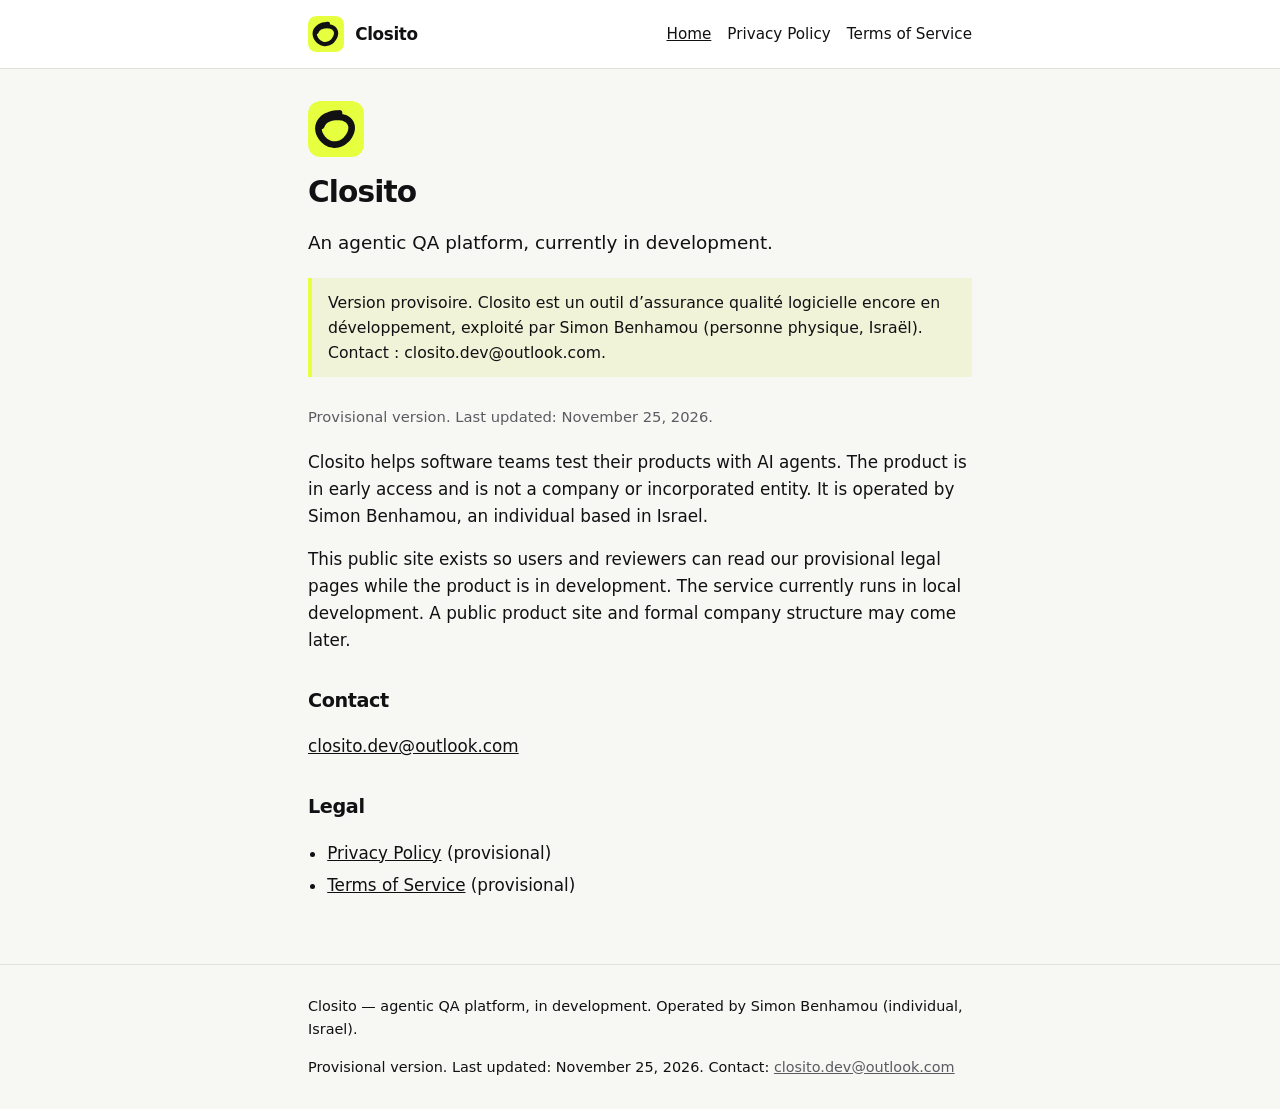
<file: index.html>
<!DOCTYPE html>
<html lang="en">
<head>
  <meta charset="utf-8">
  <meta name="viewport" content="width=device-width, initial-scale=1">
  <title>Closito — agentic QA platform</title>
  <meta name="description" content="Closito is an agentic QA platform in development. Provisional public information, privacy policy, and terms of service.">
  <link rel="icon" href="favicon.svg" type="image/svg+xml">
  <link rel="stylesheet" href="styles.css">
</head>
<body>
  <header>
    <div class="bar">
      <a class="brand" href="index.html">
        <img src="favicon.svg" width="36" height="36" alt="">
        Closito
      </a>
      <nav>
        <a href="index.html" aria-current="page">Home</a>
        <a href="privacy.html">Privacy Policy</a>
        <a href="terms.html">Terms of Service</a>
      </nav>
    </div>
  </header>
  <main>
    <img class="hero-logo" src="favicon.svg" width="56" height="56" alt="Closito logo">
    <h1>Closito</h1>
    <p class="lede">An agentic QA platform, currently in development.</p>
    <p class="note">Version provisoire. Closito est un outil d’assurance qualité logicielle encore en développement, exploité par Simon Benhamou (personne physique, Israël). Contact : closito.dev@outlook.com.</p>
    <p class="meta">Provisional version. Last updated: November 25, 2026.</p>
    <p>Closito helps software teams test their products with AI agents. The product is in early access and is not a company or incorporated entity. It is operated by Simon Benhamou, an individual based in Israel.</p>
    <p>This public site exists so users and reviewers can read our provisional legal pages while the product is in development. The service currently runs in local development. A public product site and formal company structure may come later.</p>
    <h2>Contact</h2>
    <p><a href="mailto:closito.dev@outlook.com">closito.dev@outlook.com</a></p>
    <h2>Legal</h2>
    <ul>
      <li><a href="privacy.html">Privacy Policy</a> (provisional)</li>
      <li><a href="terms.html">Terms of Service</a> (provisional)</li>
    </ul>

  </main>
  <footer>
    <div class="inner">
      <p>Closito — agentic QA platform, in development. Operated by Simon Benhamou (individual, Israel).</p>
      <p>Provisional version. Last updated: November 25, 2026. Contact: <a href="mailto:closito.dev@outlook.com">closito.dev@outlook.com</a></p>
    </div>
  </footer>
</body>
</html>
</file>
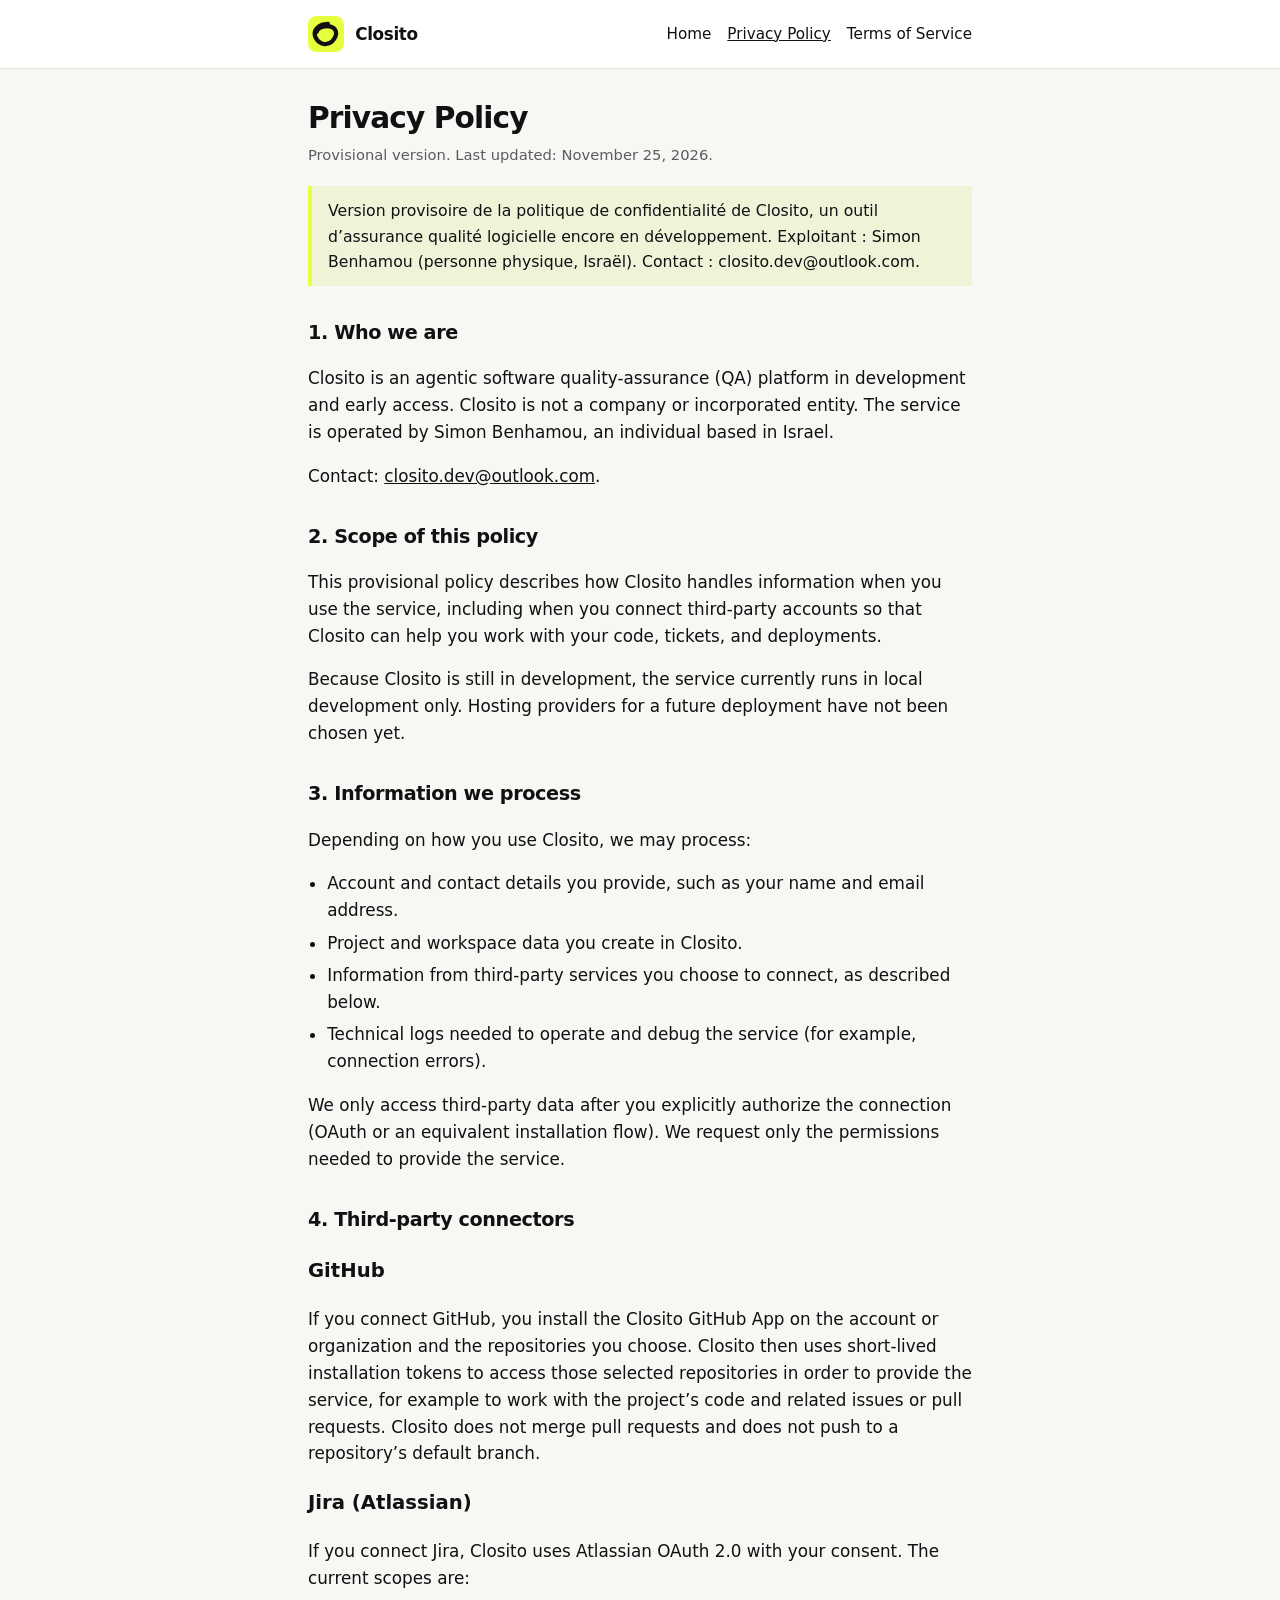
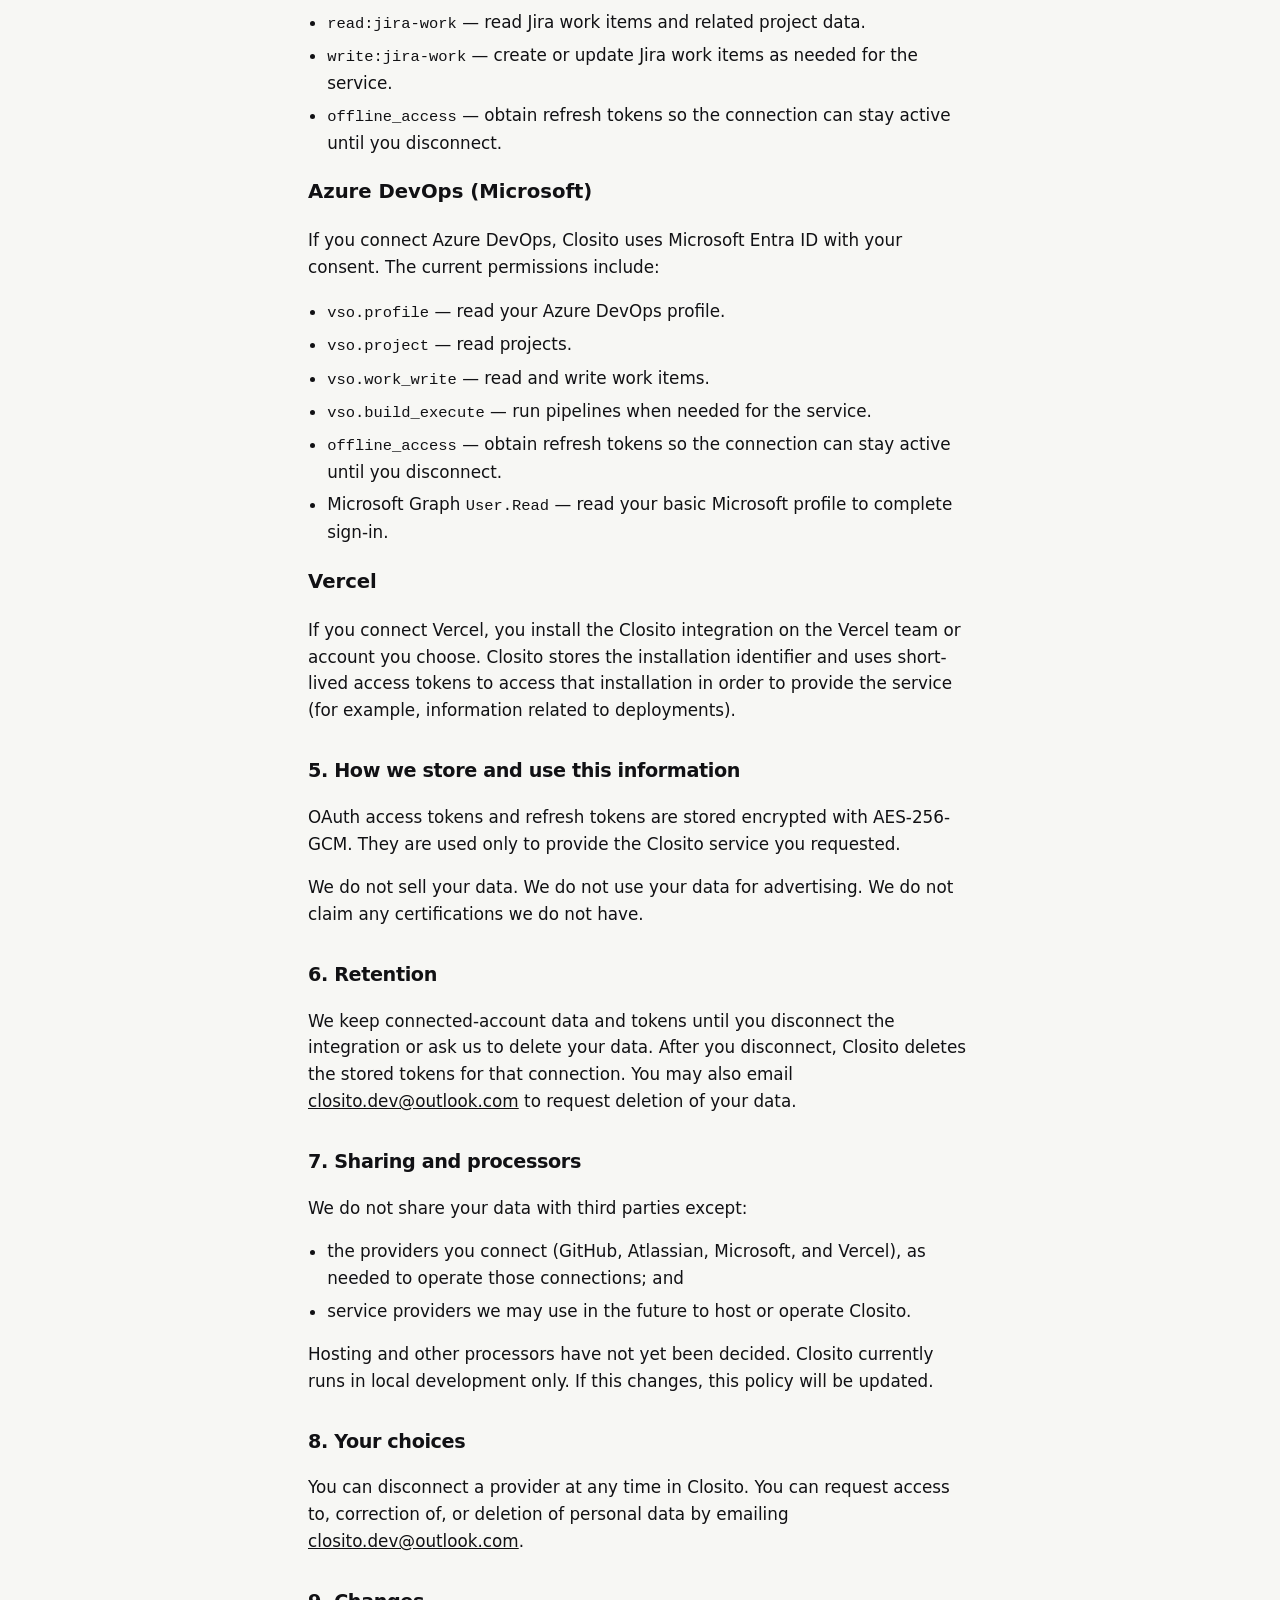
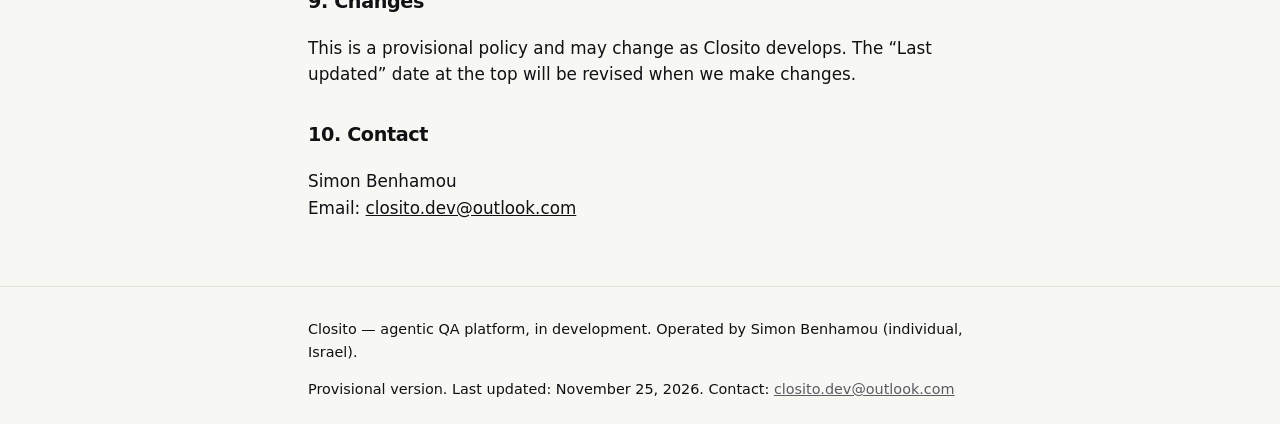
<file: privacy.html>
<!DOCTYPE html>
<html lang="en">
<head>
  <meta charset="utf-8">
  <meta name="viewport" content="width=device-width, initial-scale=1">
  <title>Privacy Policy — Closito</title>
  <meta name="description" content="Closito is an agentic QA platform in development. Provisional public information, privacy policy, and terms of service.">
  <link rel="icon" href="favicon.svg" type="image/svg+xml">
  <link rel="stylesheet" href="styles.css">
</head>
<body>
  <header>
    <div class="bar">
      <a class="brand" href="index.html">
        <img src="favicon.svg" width="36" height="36" alt="">
        Closito
      </a>
      <nav>
        <a href="index.html">Home</a>
        <a href="privacy.html" aria-current="page">Privacy Policy</a>
        <a href="terms.html">Terms of Service</a>
      </nav>
    </div>
  </header>
  <main>
    <h1>Privacy Policy</h1>
    <p class="meta">Provisional version. Last updated: November 25, 2026.</p>
    <p class="note">Version provisoire de la politique de confidentialité de Closito, un outil d’assurance qualité logicielle encore en développement. Exploitant : Simon Benhamou (personne physique, Israël). Contact : closito.dev@outlook.com.</p>

    <h2>1. Who we are</h2>
    <p>Closito is an agentic software quality-assurance (QA) platform in development and early access. Closito is not a company or incorporated entity. The service is operated by Simon Benhamou, an individual based in Israel.</p>
    <p>Contact: <a href="mailto:closito.dev@outlook.com">closito.dev@outlook.com</a>.</p>

    <h2>2. Scope of this policy</h2>
    <p>This provisional policy describes how Closito handles information when you use the service, including when you connect third-party accounts so that Closito can help you work with your code, tickets, and deployments.</p>
    <p>Because Closito is still in development, the service currently runs in local development only. Hosting providers for a future deployment have not been chosen yet.</p>

    <h2>3. Information we process</h2>
    <p>Depending on how you use Closito, we may process:</p>
    <ul>
      <li>Account and contact details you provide, such as your name and email address.</li>
      <li>Project and workspace data you create in Closito.</li>
      <li>Information from third-party services you choose to connect, as described below.</li>
      <li>Technical logs needed to operate and debug the service (for example, connection errors).</li>
    </ul>
    <p>We only access third-party data after you explicitly authorize the connection (OAuth or an equivalent installation flow). We request only the permissions needed to provide the service.</p>

    <h2>4. Third-party connectors</h2>
    <h3>GitHub</h3>
    <p>If you connect GitHub, you install the Closito GitHub App on the account or organization and the repositories you choose. Closito then uses short-lived installation tokens to access those selected repositories in order to provide the service, for example to work with the project’s code and related issues or pull requests. Closito does not merge pull requests and does not push to a repository’s default branch.</p>
    <h3>Jira (Atlassian)</h3>
    <p>If you connect Jira, Closito uses Atlassian OAuth 2.0 with your consent. The current scopes are:</p>
    <ul>
      <li><code>read:jira-work</code> — read Jira work items and related project data.</li>
      <li><code>write:jira-work</code> — create or update Jira work items as needed for the service.</li>
      <li><code>offline_access</code> — obtain refresh tokens so the connection can stay active until you disconnect.</li>
    </ul>
    <h3>Azure DevOps (Microsoft)</h3>
    <p>If you connect Azure DevOps, Closito uses Microsoft Entra ID with your consent. The current permissions include:</p>
    <ul>
      <li><code>vso.profile</code> — read your Azure DevOps profile.</li>
      <li><code>vso.project</code> — read projects.</li>
      <li><code>vso.work_write</code> — read and write work items.</li>
      <li><code>vso.build_execute</code> — run pipelines when needed for the service.</li>
      <li><code>offline_access</code> — obtain refresh tokens so the connection can stay active until you disconnect.</li>
      <li>Microsoft Graph <code>User.Read</code> — read your basic Microsoft profile to complete sign-in.</li>
    </ul>
    <h3>Vercel</h3>
    <p>If you connect Vercel, you install the Closito integration on the Vercel team or account you choose. Closito stores the installation identifier and uses short-lived access tokens to access that installation in order to provide the service (for example, information related to deployments).</p>

    <h2>5. How we store and use this information</h2>
    <p>OAuth access tokens and refresh tokens are stored encrypted with AES-256-GCM. They are used only to provide the Closito service you requested.</p>
    <p>We do not sell your data. We do not use your data for advertising. We do not claim any certifications we do not have.</p>

    <h2>6. Retention</h2>
    <p>We keep connected-account data and tokens until you disconnect the integration or ask us to delete your data. After you disconnect, Closito deletes the stored tokens for that connection. You may also email <a href="mailto:closito.dev@outlook.com">closito.dev@outlook.com</a> to request deletion of your data.</p>

    <h2>7. Sharing and processors</h2>
    <p>We do not share your data with third parties except:</p>
    <ul>
      <li>the providers you connect (GitHub, Atlassian, Microsoft, and Vercel), as needed to operate those connections; and</li>
      <li>service providers we may use in the future to host or operate Closito.</li>
    </ul>
    <p>Hosting and other processors have not yet been decided. Closito currently runs in local development only. If this changes, this policy will be updated.</p>

    <h2>8. Your choices</h2>
    <p>You can disconnect a provider at any time in Closito. You can request access to, correction of, or deletion of personal data by emailing <a href="mailto:closito.dev@outlook.com">closito.dev@outlook.com</a>.</p>

    <h2>9. Changes</h2>
    <p>This is a provisional policy and may change as Closito develops. The “Last updated” date at the top will be revised when we make changes.</p>

    <h2>10. Contact</h2>
    <p>Simon Benhamou<br>Email: <a href="mailto:closito.dev@outlook.com">closito.dev@outlook.com</a></p>

  </main>
  <footer>
    <div class="inner">
      <p>Closito — agentic QA platform, in development. Operated by Simon Benhamou (individual, Israel).</p>
      <p>Provisional version. Last updated: November 25, 2026. Contact: <a href="mailto:closito.dev@outlook.com">closito.dev@outlook.com</a></p>
    </div>
  </footer>
</body>
</html>
</file>
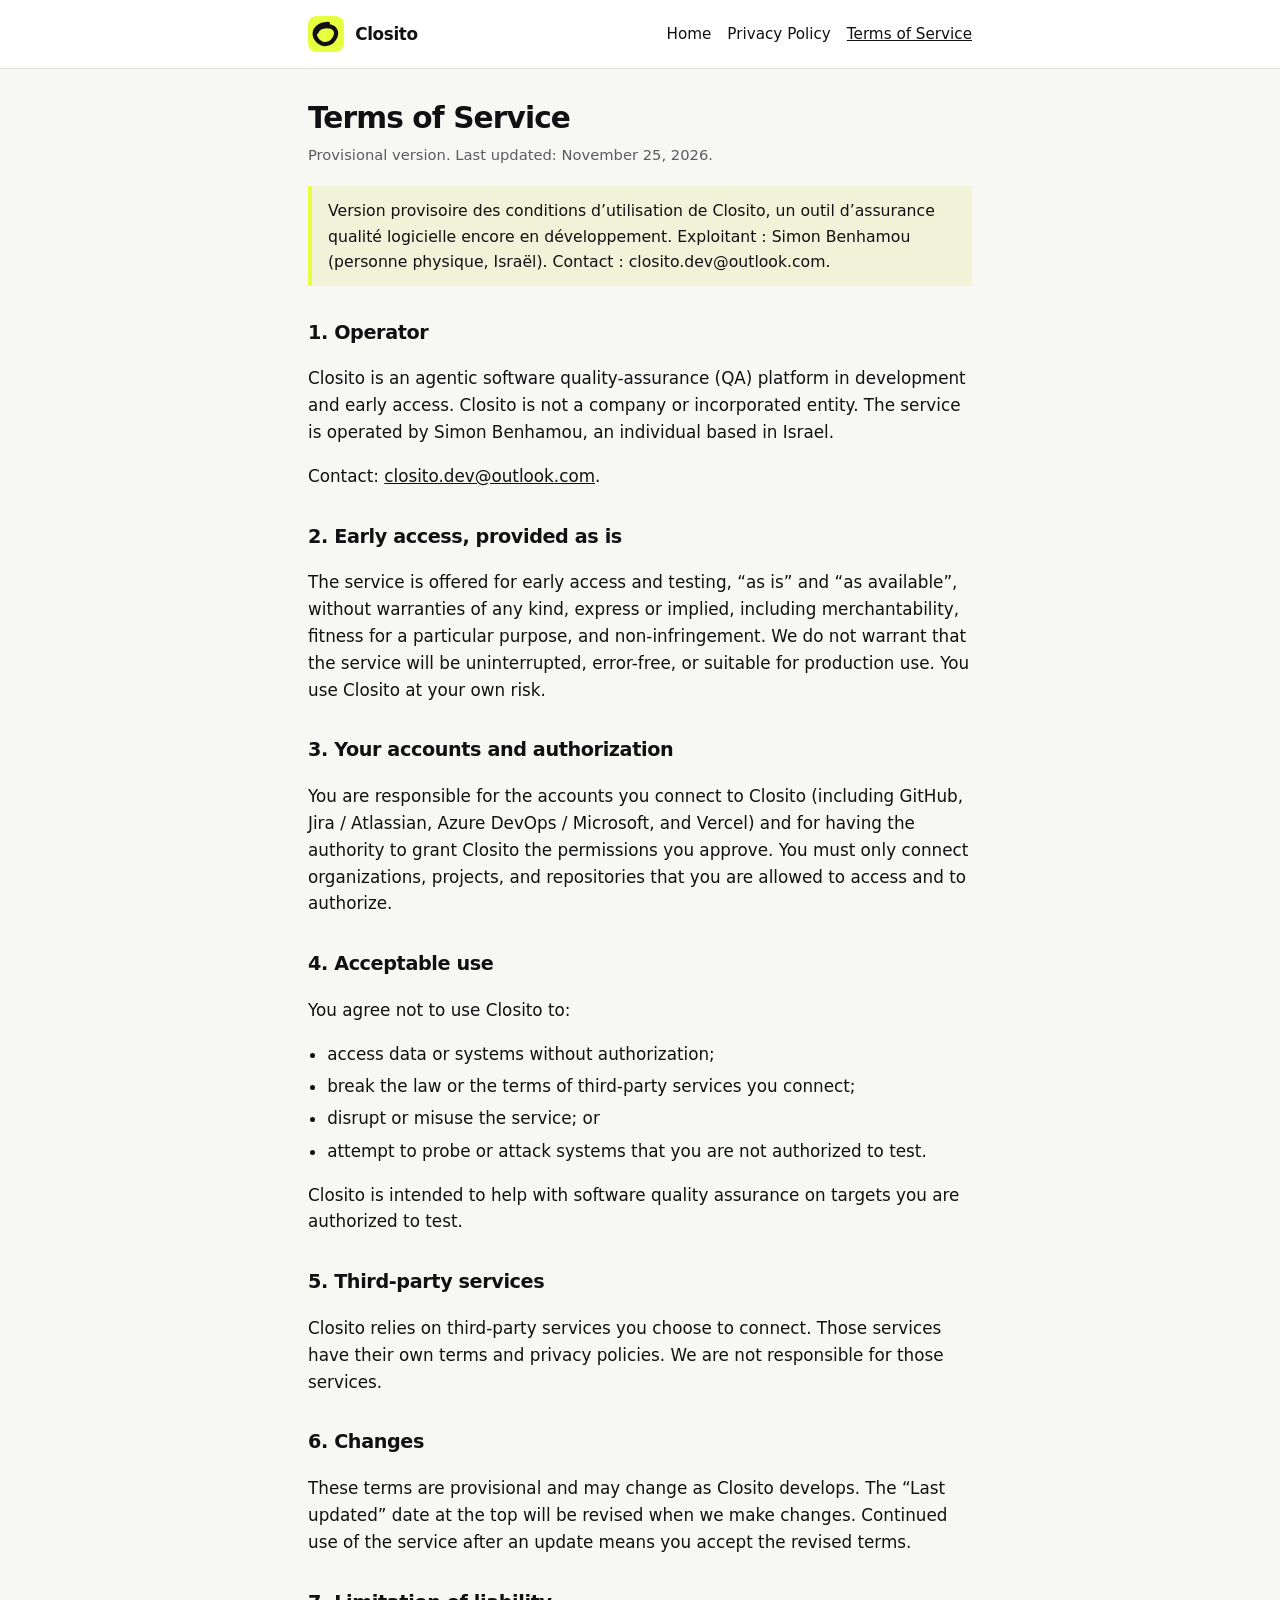
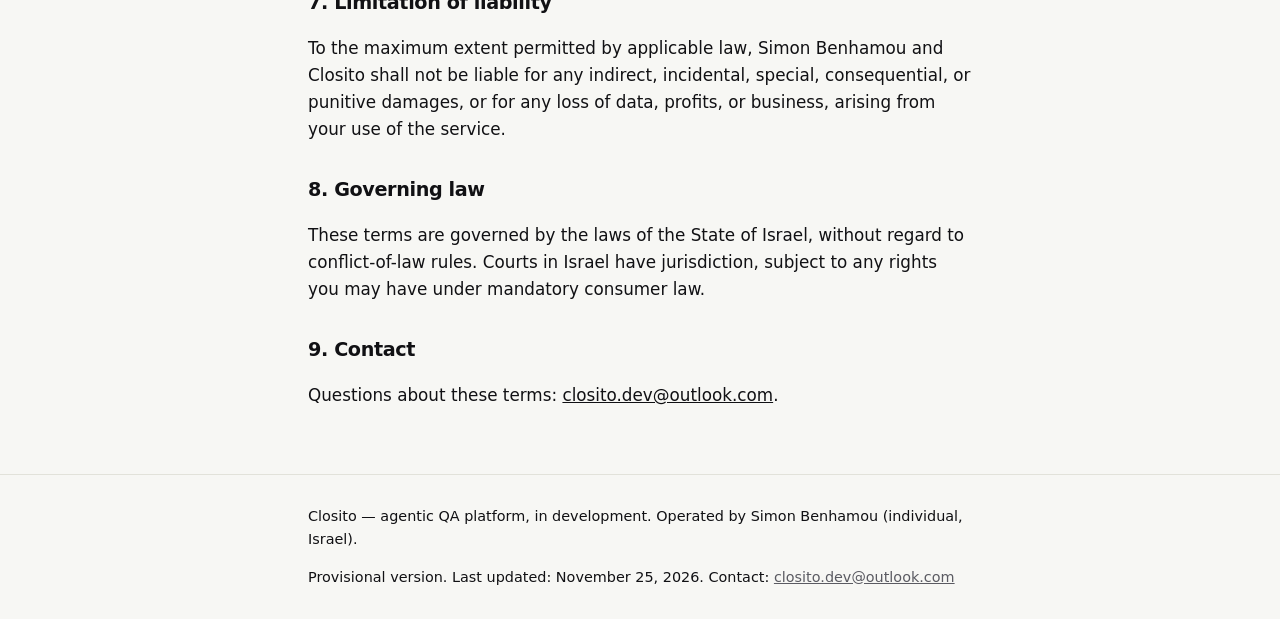
<file: terms.html>
<!DOCTYPE html>
<html lang="en">
<head>
  <meta charset="utf-8">
  <meta name="viewport" content="width=device-width, initial-scale=1">
  <title>Terms of Service — Closito</title>
  <meta name="description" content="Closito is an agentic QA platform in development. Provisional public information, privacy policy, and terms of service.">
  <link rel="icon" href="favicon.svg" type="image/svg+xml">
  <link rel="stylesheet" href="styles.css">
</head>
<body>
  <header>
    <div class="bar">
      <a class="brand" href="index.html">
        <img src="favicon.svg" width="36" height="36" alt="">
        Closito
      </a>
      <nav>
        <a href="index.html">Home</a>
        <a href="privacy.html">Privacy Policy</a>
        <a href="terms.html" aria-current="page">Terms of Service</a>
      </nav>
    </div>
  </header>
  <main>
    <h1>Terms of Service</h1>
    <p class="meta">Provisional version. Last updated: November 25, 2026.</p>
    <p class="note">Version provisoire des conditions d’utilisation de Closito, un outil d’assurance qualité logicielle encore en développement. Exploitant : Simon Benhamou (personne physique, Israël). Contact : closito.dev@outlook.com.</p>

    <h2>1. Operator</h2>
    <p>Closito is an agentic software quality-assurance (QA) platform in development and early access. Closito is not a company or incorporated entity. The service is operated by Simon Benhamou, an individual based in Israel.</p>
    <p>Contact: <a href="mailto:closito.dev@outlook.com">closito.dev@outlook.com</a>.</p>

    <h2>2. Early access, provided as is</h2>
    <p>The service is offered for early access and testing, “as is” and “as available”, without warranties of any kind, express or implied, including merchantability, fitness for a particular purpose, and non-infringement. We do not warrant that the service will be uninterrupted, error-free, or suitable for production use. You use Closito at your own risk.</p>

    <h2>3. Your accounts and authorization</h2>
    <p>You are responsible for the accounts you connect to Closito (including GitHub, Jira / Atlassian, Azure DevOps / Microsoft, and Vercel) and for having the authority to grant Closito the permissions you approve. You must only connect organizations, projects, and repositories that you are allowed to access and to authorize.</p>

    <h2>4. Acceptable use</h2>
    <p>You agree not to use Closito to:</p>
    <ul>
      <li>access data or systems without authorization;</li>
      <li>break the law or the terms of third-party services you connect;</li>
      <li>disrupt or misuse the service; or</li>
      <li>attempt to probe or attack systems that you are not authorized to test.</li>
    </ul>
    <p>Closito is intended to help with software quality assurance on targets you are authorized to test.</p>

    <h2>5. Third-party services</h2>
    <p>Closito relies on third-party services you choose to connect. Those services have their own terms and privacy policies. We are not responsible for those services.</p>

    <h2>6. Changes</h2>
    <p>These terms are provisional and may change as Closito develops. The “Last updated” date at the top will be revised when we make changes. Continued use of the service after an update means you accept the revised terms.</p>

    <h2>7. Limitation of liability</h2>
    <p>To the maximum extent permitted by applicable law, Simon Benhamou and Closito shall not be liable for any indirect, incidental, special, consequential, or punitive damages, or for any loss of data, profits, or business, arising from your use of the service.</p>

    <h2>8. Governing law</h2>
    <p>These terms are governed by the laws of the State of Israel, without regard to conflict-of-law rules. Courts in Israel have jurisdiction, subject to any rights you may have under mandatory consumer law.</p>

    <h2>9. Contact</h2>
    <p>Questions about these terms: <a href="mailto:closito.dev@outlook.com">closito.dev@outlook.com</a>.</p>

  </main>
  <footer>
    <div class="inner">
      <p>Closito — agentic QA platform, in development. Operated by Simon Benhamou (individual, Israel).</p>
      <p>Provisional version. Last updated: November 25, 2026. Contact: <a href="mailto:closito.dev@outlook.com">closito.dev@outlook.com</a></p>
    </div>
  </footer>
</body>
</html>
</file>
<file: styles.css>
/* Closito public site — provisional, November 25, 2026 */
:root {
  --bg: #f7f7f4;
  --ink: #111114;
  --muted: #5b5b62;
  --line: #e2e2da;
  --accent: #e6ff3f;
  --card: #ffffff;
}
* { box-sizing: border-box; }
html { color-scheme: light; }
body {
  margin: 0;
  background: var(--bg);
  color: var(--ink);
  font-family: "Segoe UI", system-ui, -apple-system, Roboto, Helvetica, Arial, sans-serif;
  font-size: 1.05rem;
  line-height: 1.6;
}
a { color: var(--ink); }
a:hover { text-decoration-thickness: 2px; }
header {
  border-bottom: 1px solid var(--line);
  background: var(--card);
}
.bar, main, footer .inner {
  max-width: 44rem;
  margin: 0 auto;
  padding: 1rem 1.25rem;
}
.bar {
  display: flex;
  align-items: center;
  justify-content: space-between;
  gap: 1rem;
}
.brand {
  display: flex;
  align-items: center;
  gap: 0.7rem;
  text-decoration: none;
  font-weight: 650;
  letter-spacing: -0.02em;
}
.brand img {
  width: 36px;
  height: 36px;
  border-radius: 8px;
  display: block;
}
nav { display: flex; gap: 1rem; flex-wrap: wrap; }
nav a { text-decoration: none; font-size: 0.95rem; }
nav a:hover, nav a[aria-current="page"] { text-decoration: underline; }
main { padding-top: 2rem; padding-bottom: 3rem; }
h1 { font-size: 1.85rem; letter-spacing: -0.03em; line-height: 1.2; margin: 0 0 0.4rem; }
h2 { font-size: 1.2rem; letter-spacing: -0.02em; margin: 2rem 0 0.6rem; }
p, li { color: var(--ink); }
.lede { font-size: 1.15rem; }
.muted, .note, .meta, footer { color: var(--muted); }
.note {
  background: #f0f3d8;
  border-left: 4px solid var(--accent);
  padding: 0.75rem 1rem;
  margin: 1.25rem 0 1.75rem;
  color: var(--ink);
  font-size: 0.98rem;
}
.meta { font-size: 0.92rem; margin: 0 0 1.25rem; }
.hero-logo {
  width: 56px;
  height: 56px;
  border-radius: 12px;
  display: block;
  margin-bottom: 1.1rem;
}
ul { padding-left: 1.2rem; }
li { margin: 0.35rem 0; }
code { font-family: ui-monospace, SFMono-Regular, Menlo, Consolas, monospace; font-size: 0.92em; }
footer {
  border-top: 1px solid var(--line);
  font-size: 0.9rem;
}
footer a { color: var(--muted); }
</file>
